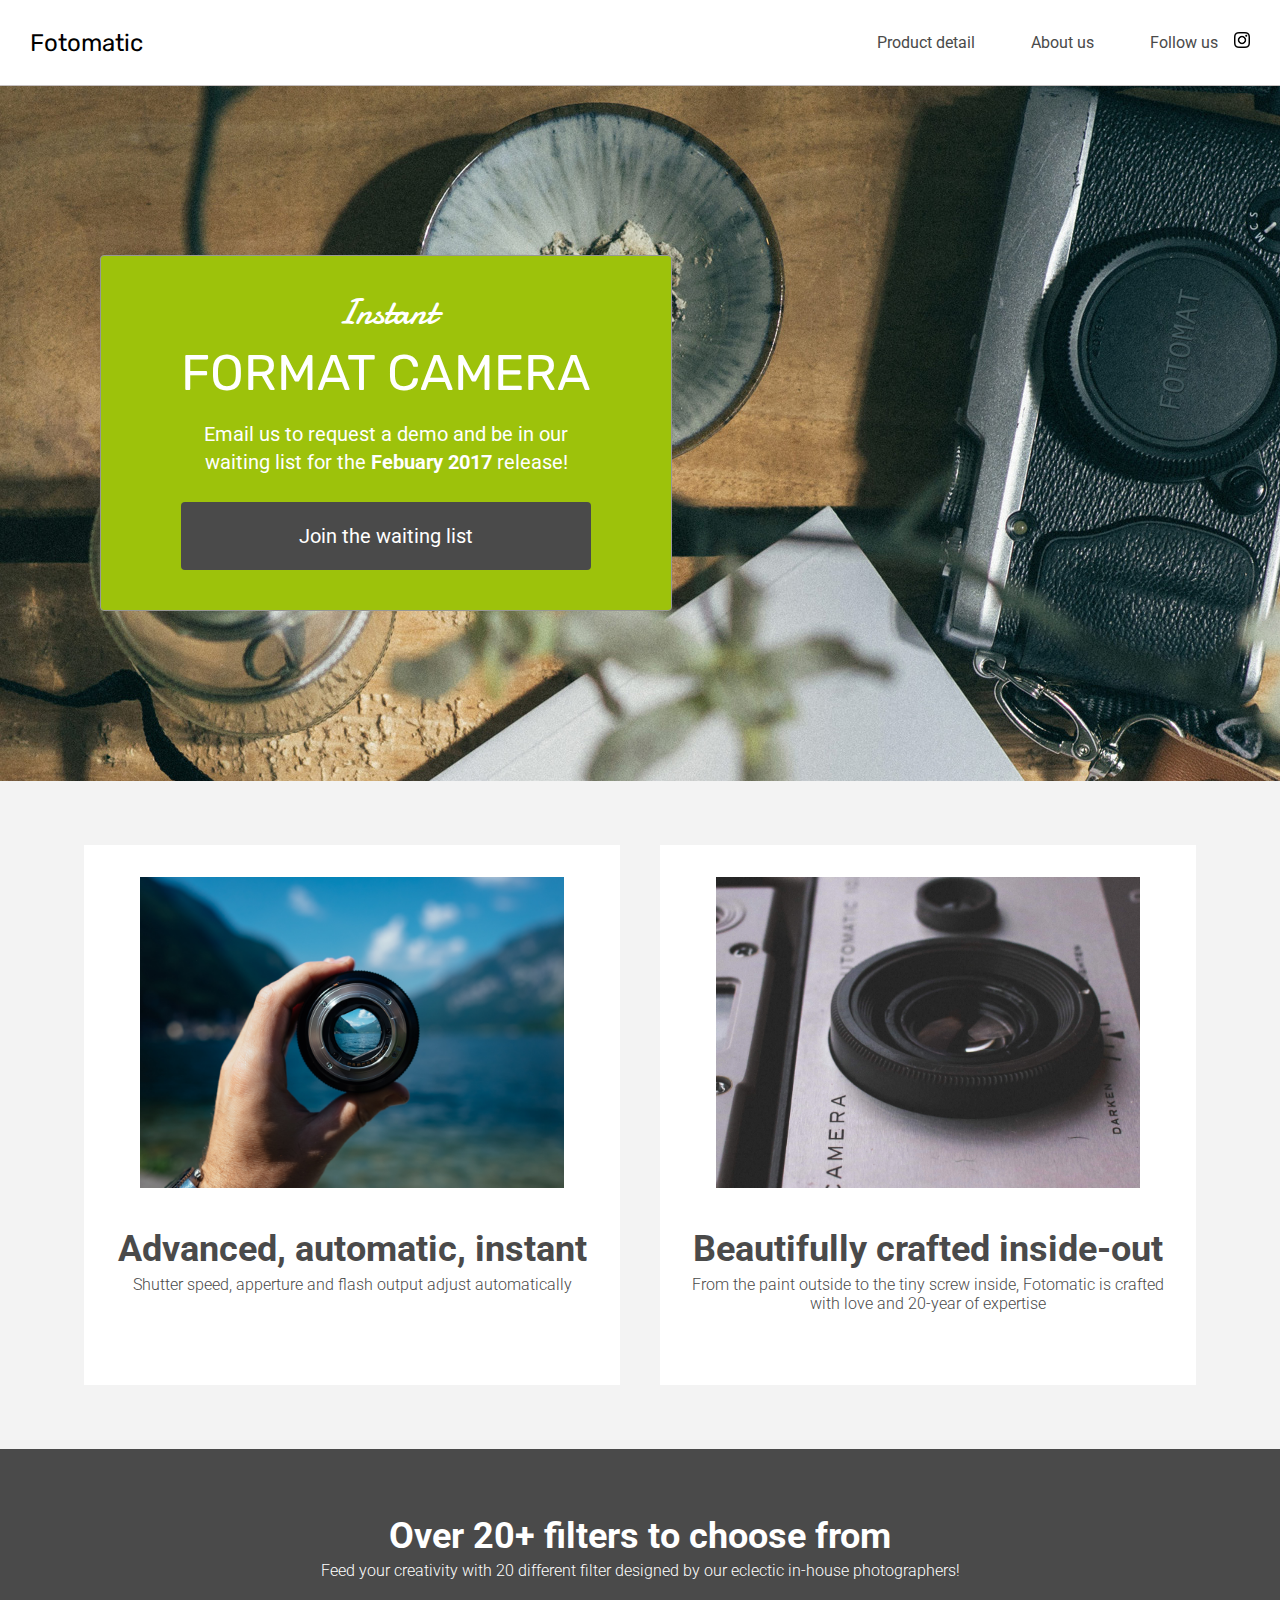
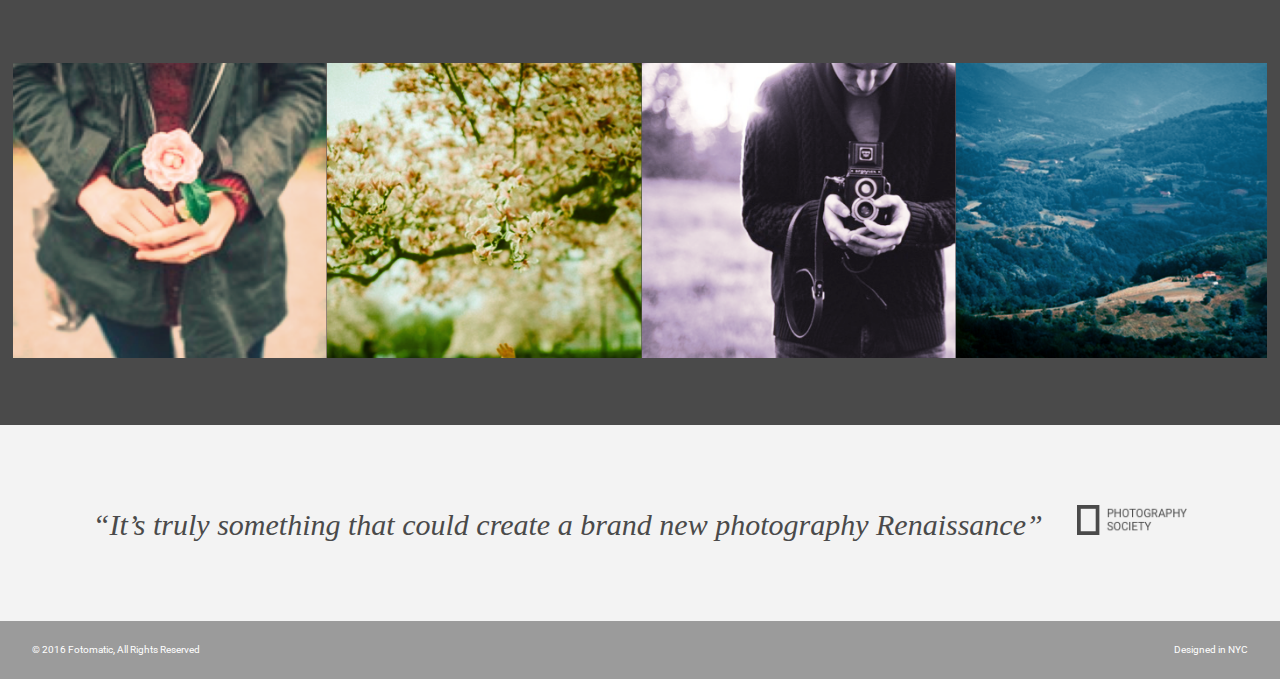
<file: codecademy projects/capstone_fotomatic/index.html>
<!DOCTYPE html>
<html>
<head>
  <link href="https://fonts.googleapis.com/css?family=Damion" rel="stylesheet">
  <link href="https://fonts.googleapis.com/css?family=Rubik" rel="stylesheet">
  <link href="https://fonts.googleapis.com/css?family=Roboto:300,400,600,700" rel="stylesheet">
  <link rel="stylesheet" href="./resources/css/reset.css">
  <link rel="stylesheet" href="./resources/css/style.css">
  <meta charset="UTF-8">
</head>
<body>
  <!-- Header -->
  <header>
    <div class="content">
      <a href="index.html" class="desktop tablet logo">Fotomatic</a>
      <nav class="desktop">
        <ul>
          <li><a href="#">Product detail</a></li>
          <li><a href="#">About us</a></li>
          <li><a href="https://www.instagram.com/">Follow us <img class="icon" src="./resources/images/instagram.png"></a></li>
        </ul>
      </nav>
      <nav class="tablet">
        <ul>
          <li><a href="#">Product detail</a></li>
          <li><a href="#">About us</a></li>
          <li><a href="https://www.instagram.com/">Follow us <img class="icon" src="./resources/images/instagram.png"></a></li>
          <li><a href="#" class="button">Join us</a></li>
        </ul>
      </nav>
      <nav class="mobile">
        <ul>
          <li><a href="#"><img src="./resources/images/ic-logo.svg"></a></li>
          <li><a href="#"><img src="./resources/images/ic-product-detail.svg"></a></li>
          <li><a href="#"><img src="./resources/images/ic-about-us.svg"></a></li>
          <li><a href="#" class="button">Join us</a></li>
        </ul>
      </nav>
    </div>
  </header>

  <!-- Main Content -->
  <div class="main-content">

    <!-- Sign Up Section -->
    <div id="sign-up-section" class="banner">
      <div id="sign-up-cta">
        <div class="content center">
          <div class="header">
            <h2 class="cursive">Instant</h2>
            <h1 class="striking">FORMAT CAMERA</h1>
          </div>
          <div class="email">
            <span>
              Email us to request a demo and be in our waiting list for the <strong>Febuary 2017</strong> release!
            </span>
            <div class="button">Join the waiting list</div>
          </div>
        </div>
      </div>
    </div>

    <!-- Features Section -->
    <div id="features-section">
      <div class="feature">
        <div class="center">
          <div class="image-container">
            <img src="./resources/images/feature-1.png" />
          </div>
          <div class="content">
            <h2>Advanced, automatic, instant</h2>
            <h3>Shutter speed, apperture and flash output adjust automatically</h3>
          </div>
        </div>
      </div>
      <div class="feature">
        <div class="center">
          <div class="image-container">
            <img src="./resources/images/feature-2.png" />
          </div>
          <div class="content">
            <h2>Beautifully crafted inside-out</h2>
            <h3>From the paint outside to the tiny screw inside, Fotomatic is crafted with love and 20-year of expertise</h3>
          </div>
        </div>
      </div>
    </div>

    <!-- Filters Section -->
    <div id="filters-section">
      <div class="content center">
        <h2>Over 20+ filters to choose from</h2>
        <h3>Feed your creativity with 20 different filter designed by our eclectic in-house photographers!</h3>
      </div>
      <div class="images-container">
        <div class="image-container">
          <img src="./resources/images/filter-1.png" />
        </div>
        <div class="image-container">
          <img src="./resources/images/filter-2.png" />
        </div>
        <div class="image-container">
          <img src="./resources/images/filter-3.png" />
        </div>
        <div class="image-container extra">
          <img src="./resources/images/filter-4.png" />
        </div>
      </div>
    </div>

    <!-- Quotes Section -->
    <div id="quotes-section">
      <div class="content center">
        <span class="quote">“It’s truly something that could create a brand new photography Renaissance”</span>
        <img class="quote-citation" src="./resources/images/photography-logo.png" />
      </div>
    </div>

    <!-- Footer -->
    <footer>
      <div class="content">
        <span class="copyright">© 2016  Fotomatic, All Rights Reserved</span>
        <span class="location">Designed in NYC</span>
      </div>
    </footer>

  </div>
</body>
</html>
</file>
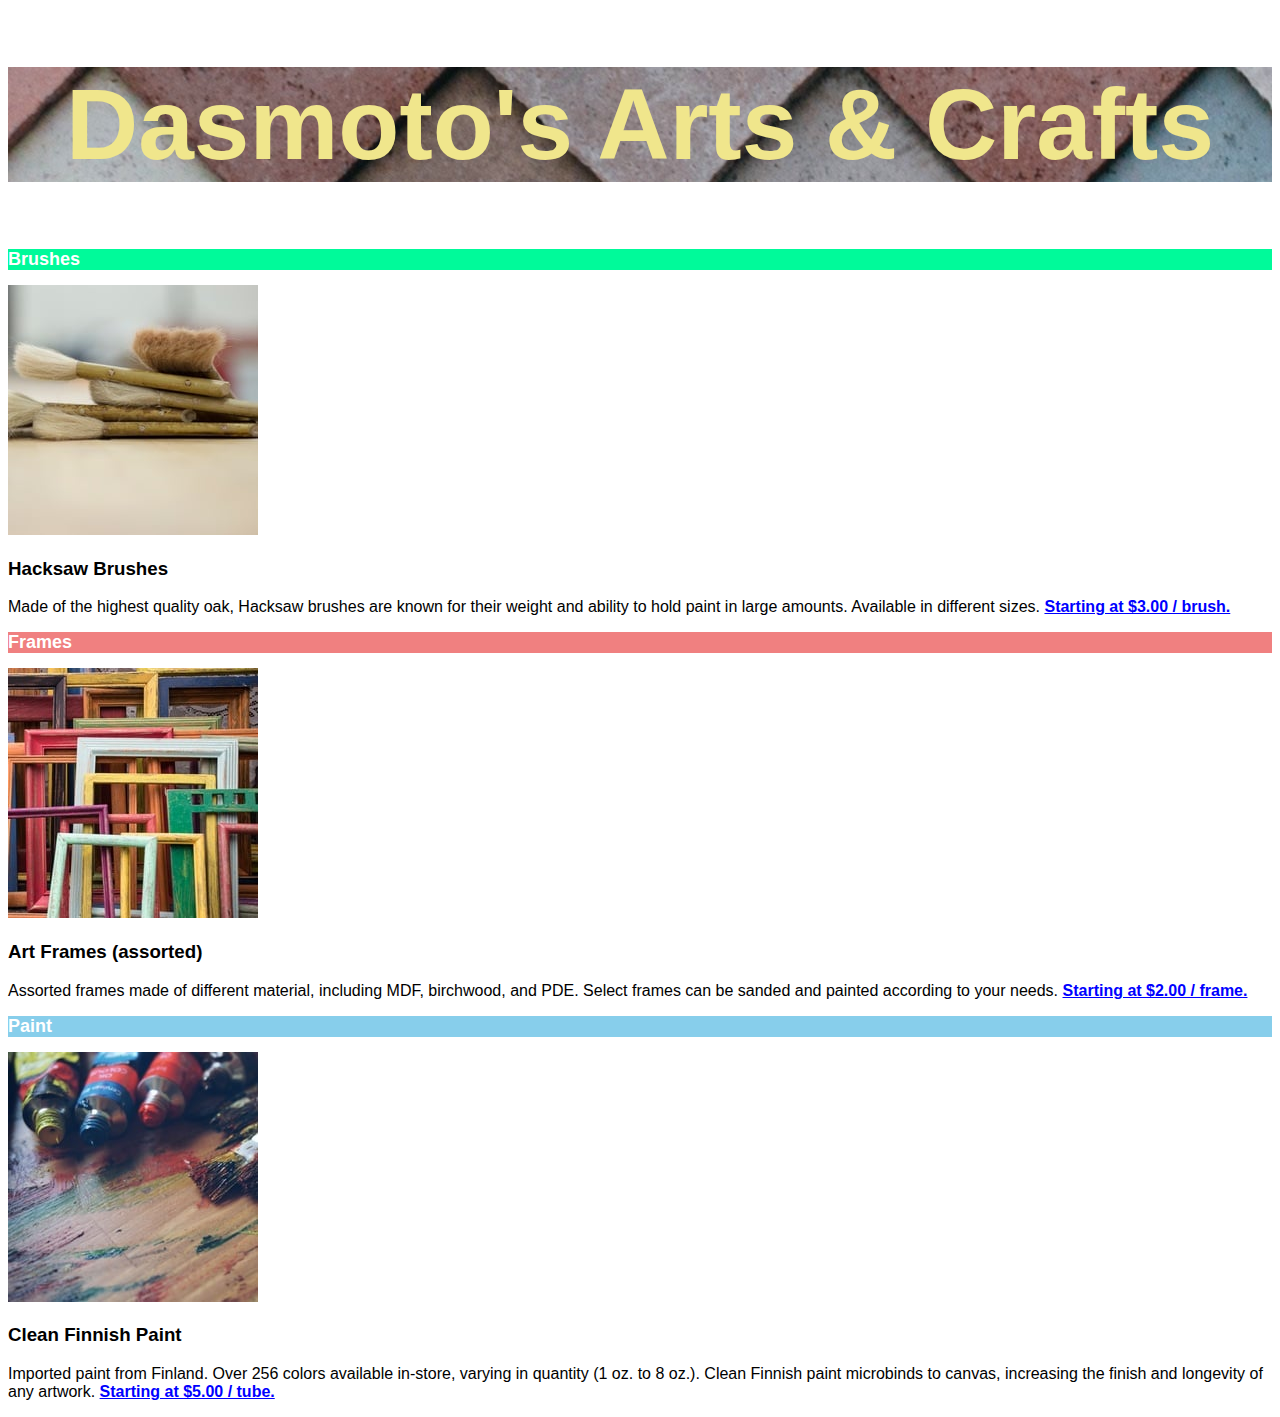
<file: codecademy projects/Dasmoto/index.html>
<!DOCTYPE html>
<html lang="en">
<head>
    <meta charset="UTF-8">
    <meta http-equiv="X-UA-Compatible" content="IE=edge">
    <meta name="viewport" content="width=device-width, initial-scale=1.0">
    <link href="./resources/css/index.css" type="text/css" rel="stylesheet">
    <title>Dasmoto's Arts & Crafts</title>
</head>
<body>
    <header>
        <h1>Dasmoto's Arts & Crafts</h1>
    </header>
    <div class="divider" id="brushes">
        <h2>Brushes</h2>
    </div>
    <img src="./resources/images/hacksaw.jpeg">
    <h3><strong>Hacksaw Brushes</strong></h3>
    <p>Made of the highest quality oak, Hacksaw brushes are known for their weight and ability to hold paint in large amounts. Available in different sizes. <a href="">Starting at $3.00 / brush.</a></p>
    <div class="divider" id="frames"><h2>Frames</h2></div>
    <img src="./resources/images/frames.jpeg">
    <h3><strong>Art Frames (assorted)</strong></h3>
    <p>Assorted frames made of different material, including MDF, birchwood, and PDE. Select frames can be sanded and painted according to your needs. <a href="">Starting at $2.00 / frame.</a></p>
    <div class="divider" id="paint"><h2>Paint</h2></div>
    <img src="./resources/images/finnish.jpeg">
    <h3><strong>Clean Finnish Paint</strong></h3>
    <p>Imported paint from Finland. Over 256 colors available in-store, varying in quantity (1 oz. to 8 oz.). Clean Finnish paint microbinds to canvas, increasing the finish and longevity of any artwork. <a href="">Starting at $5.00 / tube.</a></p>
</body>
</html>
</file>
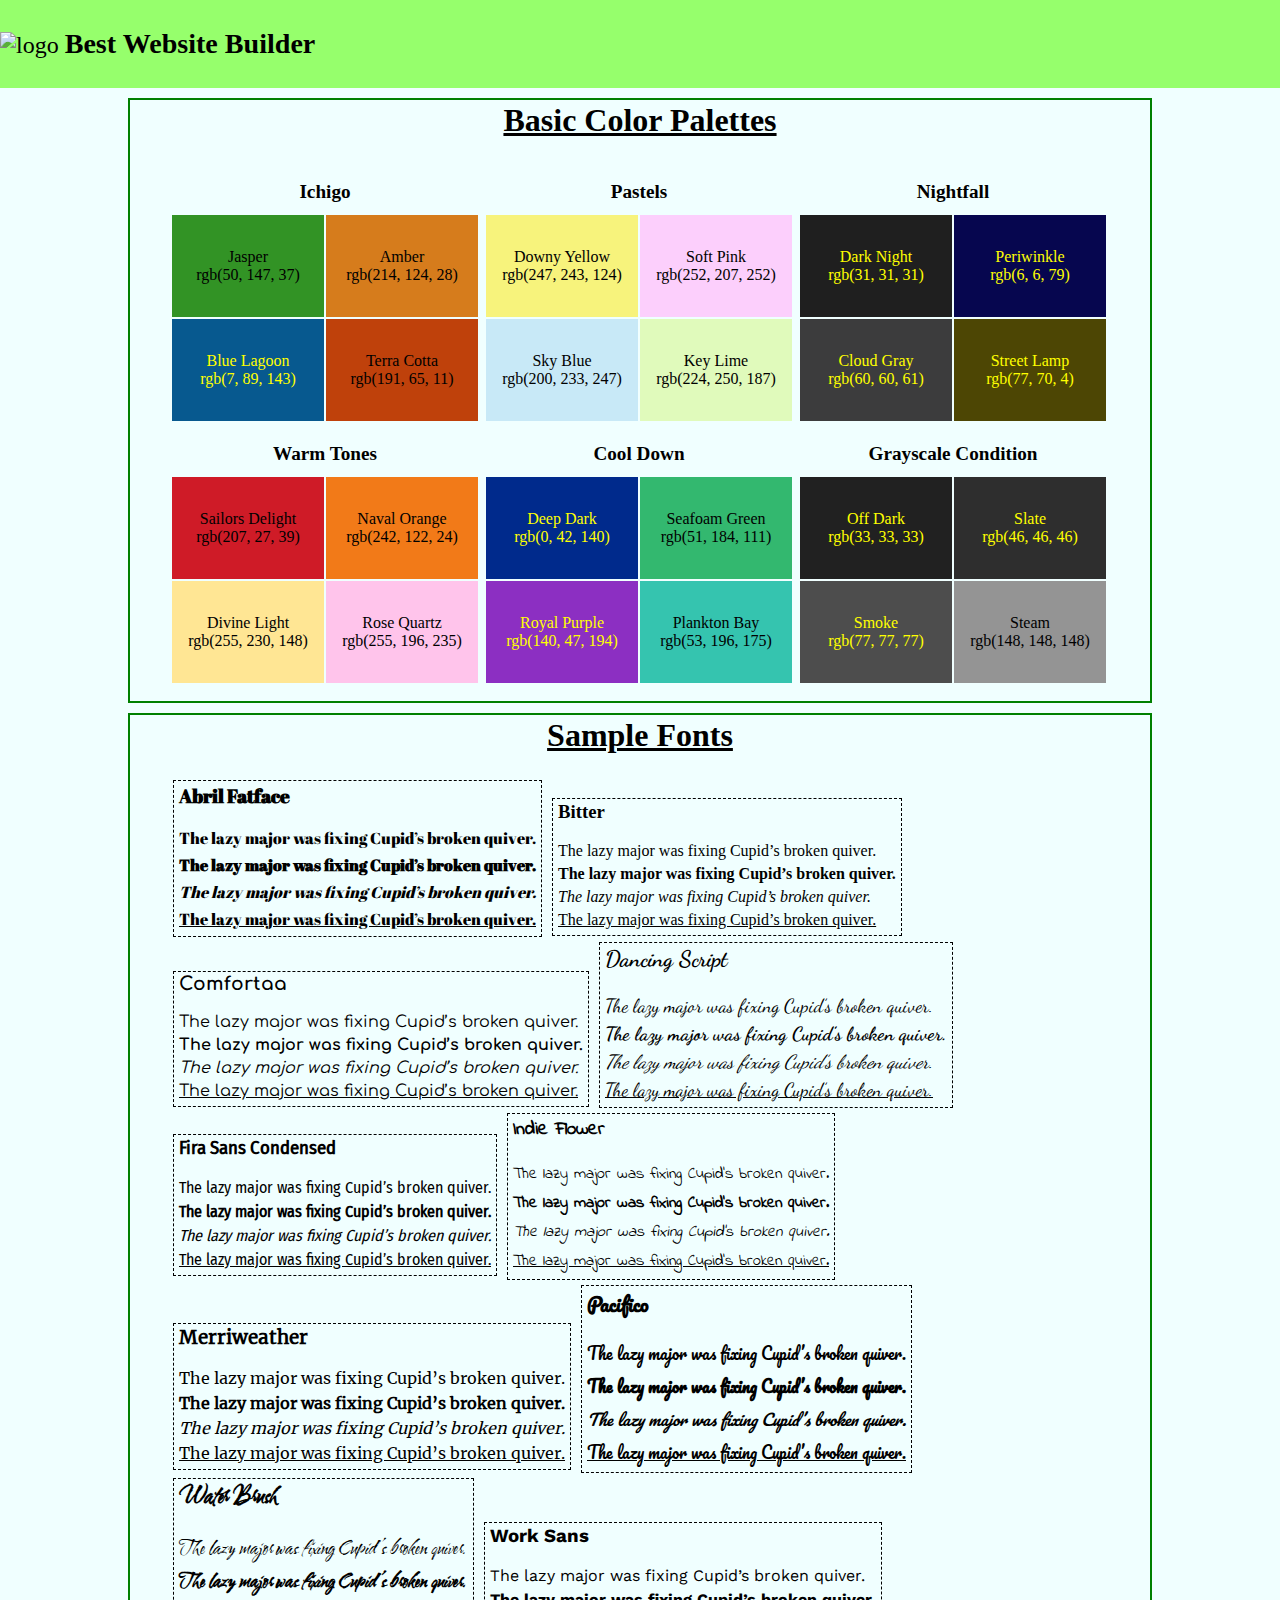
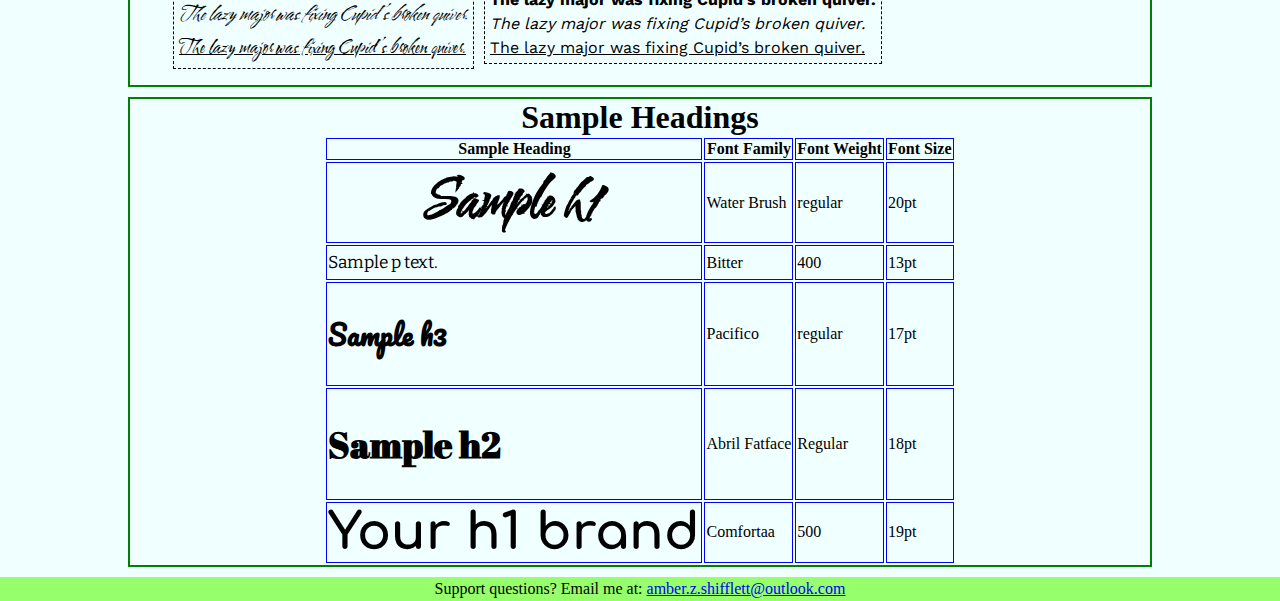
<file: codecademy projects/website-design-system/index.html>
<!DOCTYPE html>
<html lang="en">
<head>
    <meta charset="UTF-8">
    <meta http-equiv="X-UA-Compatible" content="IE=edge">
    <meta name="viewport" content="width=device-width, initial-scale=1.0">
    <link rel="stylesheet" href="styles.css">
    <title>Prototype Website Builder</title>
</head>
<body>
    <!--<nav> would go here-->
    <header>
        <div class="top-centered">
        
            <span class="logo">
                <img alt="logo">
            </span>
            <h3>Best Website Builder</h3>
        </div>
    </header>
    <main>
        <div class="color boxy">
            <h1>Basic Color Palettes</h1>
        <div class="colorspace">
            <ul>
                <li class="ichigo">
                    <h5>Ichigo</h5>
                    <table>
                        <tr>
                            <td id="jasper">Jasper<br>rgb(50, 147, 37)</td>
                            <td id="amber">Amber<br>rgb(214, 124, 28)</td>
                        </tr>
                        <tr>
                            <td id="bluelagoon">Blue Lagoon<br>rgb(7, 89, 143)</td>
                            <td id="terracotta">Terra Cotta<br>rgb(191, 65, 11)</td>
                        </tr>
                    </table>
                </li>
                <li class="pastels">
                    <h5>Pastels</h5>
                    <table>
                        <tr>
                            <td id="downyyellow">Downy Yellow<br>rgb(247, 243, 124)</td>
                            <td id="softpink">Soft Pink<br>rgb(252, 207, 252)</td>
                        </tr>
                        <tr>
                            <td id="skyblue">Sky Blue<br>rgb(200, 233, 247)</td>
                            <td id="keylime">Key Lime<br>rgb(224, 250, 187)</td>
                        </tr>
                    </table>
                </li>
                <li class="nightfall">
                    <h5>Nightfall</h5>
                    <table>
                        <tr>
                            <td id="darknight">Dark Night<br>rgb(31, 31, 31)</td>
                            <td id="periwinkle">Periwinkle<br>rgb(6, 6, 79)</td>
                        </tr>
                        <tr>
                            <td id="cloudgray">Cloud Gray<br>rgb(60, 60, 61)</td>
                            <td id="streetlamp">Street Lamp<br>rgb(77, 70, 4)</td>
                        </tr>
                    </table>
                </li>
                <li class="warmtones">
                    <h5>Warm Tones</h5>
                    <table>
                        <tr>
                            <td id="sailorsdelight">Sailors Delight<br>rgb(207, 27, 39)</td>
                            <td id="navalorange">Naval Orange<br>rgb(242, 122, 24)</td>
                        </tr>
                        <tr>
                            <td id="divinelight">Divine Light<br>rgb(255, 230, 148)</td>
                            <td id="rosequartz">Rose Quartz<br>rgb(255, 196, 235)</td>
                        </tr>
                    </table>
                </li>
                <li class="cooldown">
                    <h5>Cool Down</h5>
                    <table>
                        <tr>
                            <td id="deepdark">Deep Dark<br>rgb(0, 42, 140)</td>
                            <td id="seafoamgreen">Seafoam Green<br>rgb(51, 184, 111)</td>
                        </tr>
                        <tr>
                            <td id="royalpurple">Royal Purple<br>rgb(140, 47, 194)</td>
                            <td id="planktonbay">Plankton Bay<br>rgb(53, 196, 175)</td>
                        </tr>
                    </table>
                </li>
                <li class="grayscalecondition">
                    <h5>Grayscale Condition</h5>
                    <table>
                        <tr>
                            <td id="offdark">Off Dark<br>rgb(33, 33, 33)</td>
                            <td id="slate">Slate<br>rgb(46, 46, 46)</td>
                        </tr>
                        <tr>
                            <td id="smoke">Smoke<br>rgb(77, 77, 77)</td>
                            <td id="steam">Steam<br>rgb(148, 148, 148)</td>
                        </tr>
                    </table>
                </li>
            <!-- color pallete template
            <li class="##">
                <h5>##</h5>
                <table>
                    <tr>
                        <td id="##">##<br>rgb()</td>
                        <td id="##">##<br>rgb()</td>
                    </tr>
                    <tr>
                        <td id="##">##<br>rgb()</td>
                        <td id="##">##<br>rgb()</td>
                    </tr>
                </table>
            </li>
            -->
            </ul>
        </div>
        </div>
        <div class="fonts boxy">
            <h1>Sample Fonts</h1>
            <ul>
                <li class="fontbox abrilfatface">
                    <h3>Abril Fatface</h3>
                    <p>The lazy major was fixing Cupid’s broken quiver.</p>
                    <p><strong>The lazy major was fixing Cupid’s broken quiver.</strong></p>
                    <p><em>The lazy major was fixing Cupid’s broken quiver.</em></p>
                    <p class="underline">The lazy major was fixing Cupid’s broken quiver.</p>
                </li>
                <li class="fontbox bitter">
                    <h3>Bitter</h3>
                    <p>The lazy major was fixing Cupid’s broken quiver.</p>
                    <p><strong>The lazy major was fixing Cupid’s broken quiver.</strong></p>
                    <p><em>The lazy major was fixing Cupid’s broken quiver.</em></p>
                    <p class="underline">The lazy major was fixing Cupid’s broken quiver.</p>
                </li>
                <li class="fontbox comfortaa">
                    <h3>Comfortaa</h3>
                    <p>The lazy major was fixing Cupid’s broken quiver.</p>
                    <p><strong>The lazy major was fixing Cupid’s broken quiver.</strong></p>
                    <p><em>The lazy major was fixing Cupid’s broken quiver.</em></p>
                    <p class="underline">The lazy major was fixing Cupid’s broken quiver.</p>
                </li>
                <li class="fontbox dancingscript">
                    <h3>Dancing Script</h3>
                    <p>The lazy major was fixing Cupid’s broken quiver.</p>
                    <p><strong>The lazy major was fixing Cupid’s broken quiver.</strong></p>
                    <p><em>The lazy major was fixing Cupid’s broken quiver.</em></p>
                    <p class="underline">The lazy major was fixing Cupid’s broken quiver.</p>
                </li>
                <li class="fontbox firasanscondensed">
                    <h3>Fira Sans Condensed</h3>
                    <p>The lazy major was fixing Cupid’s broken quiver.</p>
                    <p><strong>The lazy major was fixing Cupid’s broken quiver.</strong></p>
                    <p><em>The lazy major was fixing Cupid’s broken quiver.</em></p>
                    <p class="underline">The lazy major was fixing Cupid’s broken quiver.</p>
                </li>
                <li class="fontbox indieflower">
                    <h3>Indie Flower</h3>
                    <p>The lazy major was fixing Cupid’s broken quiver.</p>
                    <p><strong>The lazy major was fixing Cupid’s broken quiver.</strong></p>
                    <p><em>The lazy major was fixing Cupid’s broken quiver.</em></p>
                    <p class="underline">The lazy major was fixing Cupid’s broken quiver.</p>
                </li>
                <li class="fontbox merriweather">
                    <h3>Merriweather</h3>
                    <p>The lazy major was fixing Cupid’s broken quiver.</p>
                    <p><strong>The lazy major was fixing Cupid’s broken quiver.</strong></p>
                    <p><em>The lazy major was fixing Cupid’s broken quiver.</em></p>
                    <p class="underline">The lazy major was fixing Cupid’s broken quiver.</p>
                </li>
                <li class="fontbox pacifico">
                    <h3>Pacifico</h3>
                    <p>The lazy major was fixing Cupid’s broken quiver.</p>
                    <p><strong>The lazy major was fixing Cupid’s broken quiver.</strong></p>
                    <p><em>The lazy major was fixing Cupid’s broken quiver.</em></p>
                    <p class="underline">The lazy major was fixing Cupid’s broken quiver.</p>
                </li>
                <li class="fontbox waterbrush">
                    <h3>Water Brush</h3>
                    <p>The lazy major was fixing Cupid’s broken quiver.</p>
                    <p><strong>The lazy major was fixing Cupid’s broken quiver.</strong></p>
                    <p><em>The lazy major was fixing Cupid’s broken quiver.</em></p>
                    <p class="underline">The lazy major was fixing Cupid’s broken quiver.</p>
                </li>
                <li class="fontbox worksans">
                    <h3>Work Sans</h3>
                    <p>The lazy major was fixing Cupid’s broken quiver.</p>
                    <p><strong>The lazy major was fixing Cupid’s broken quiver.</strong></p>
                    <p><em>The lazy major was fixing Cupid’s broken quiver.</em></p>
                    <p class="underline">The lazy major was fixing Cupid’s broken quiver.</p>
                </li>
            </ul>
        </div>
        <div class="sampleheadings boxy">
            <h1>Sample Headings</h1>
            <table>
                <thead><tr><th>Sample Heading</th><th>Font Family</th><th>Font Weight</th><th>Font Size</th></tr></thead>
                <tr><td style="font-weight: regular; font-family: 'water brush'; font-size: 20pt;"><h1>Sample h1</h1></td><td>Water Brush</td><td>regular</td><td>20pt</td></tr>
                <tr><td style="font-family: Bitter; font-weight: 400; font-size: 13pt;"><p>Sample p text.</p></td><td>Bitter</td><td>400</td><td>13pt</td></tr>
                <tr><td style="font-family: Pacifico; font-weight: regular; font-size: 17pt;"><h3>Sample h3</h3></td><td>Pacifico</td><td>regular</td><td>17pt</td></tr>
                <tr><td style="font-family: 'Abril Fatface'; font-weight: regular; font-size: 18pt;"><h2>Sample h2</h2></td><td>Abril Fatface</td><td>Regular</td><td>18pt</td></tr>
                <tr><td style="font-family: comfortaa; font-weight: 500; font-size: 19pt;"><h1>Your h1 brand</h1></td><td>Comfortaa</td><td>500</td><td>19pt</td></tr>
            </table>
        </div>
    </main>

    <footer><p>Support questions? Email me at: <a href="mailto:amber.z.shifflett@outlook.com">amber.z.shifflett@outlook.com</a></p></footer>
</body>
</html>
</file>
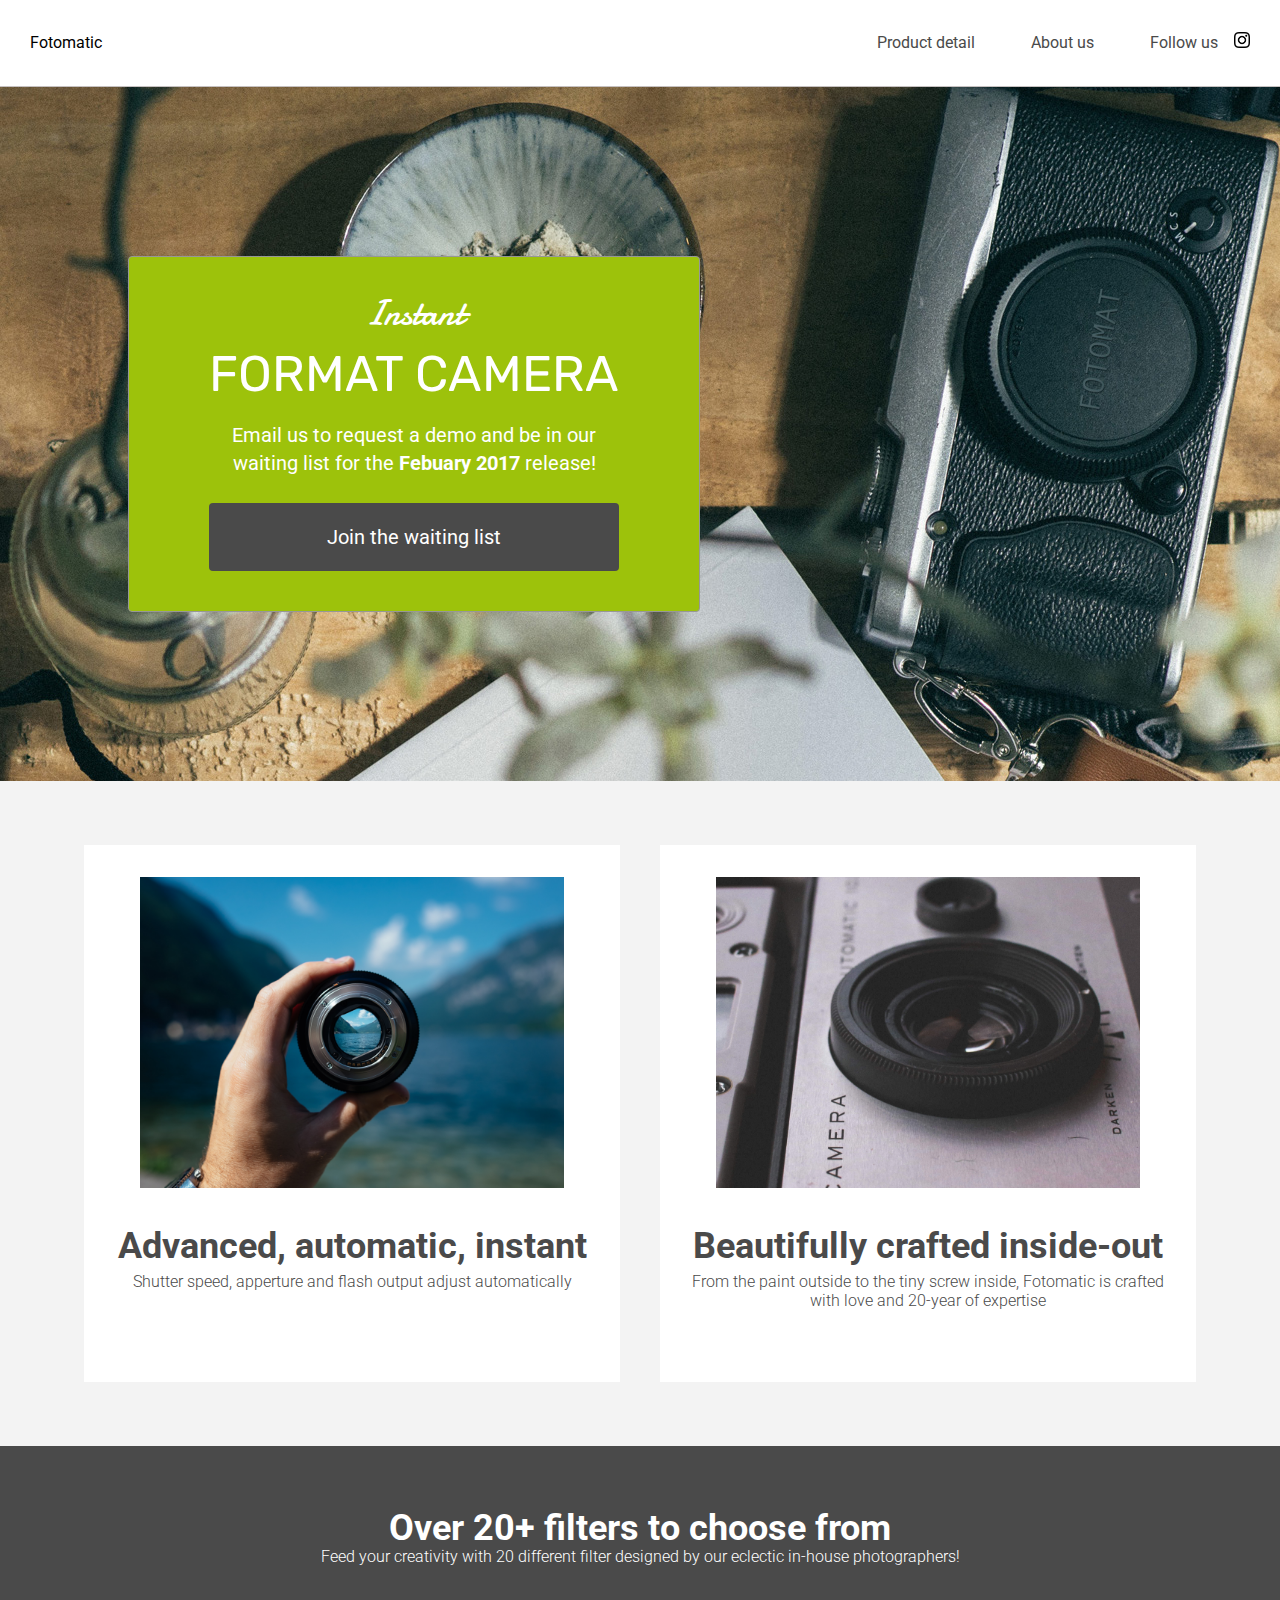
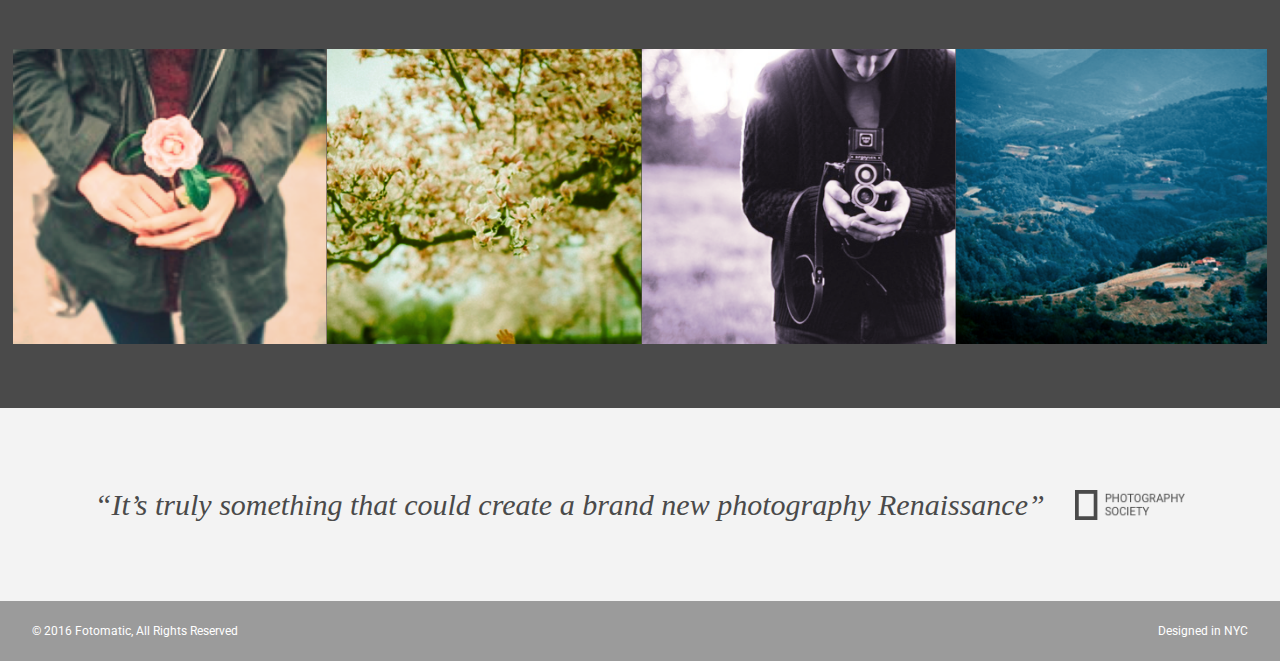
<file: codecademy projects/F1C1_sample_solution_2019/F1C1_solution/index.html>
<!DOCTYPE html>
<html>
<head>
  <link href="https://fonts.googleapis.com/css?family=Damion" rel="stylesheet">
  <link href="https://fonts.googleapis.com/css?family=Rubik" rel="stylesheet">
  <link href="https://fonts.googleapis.com/css?family=Roboto:300,400,600,700" rel="stylesheet">
  <link rel="stylesheet" href="./resources/css/reset.css">
  <link rel="stylesheet" href="./resources/css/style.css">
  <title>Fotomatic</title>
</head>
<body>
  <!-- Header -->
  <header>
    <div class="content">
      <a href="index.html" class="desktop logo">Fotomatic</a>
      <nav class="desktop">
        <ul>
          <li><a href="#">Product detail</a></li>
          <li><a href="#">About us</a></li>
          <li><a href="https://www.instagram.com/" target="_blank">Follow us <img class="icon" src="./resources/images/instagram.png"></a></li>
          <li><a href="#" class="button">Join us</a></li>
        </ul>
      </nav>
      <nav class="mobile">
        <ul>
          <li><a href="#"><img src="./resources/images/ic-logo.svg"></a></li>
          <li><a href="#"><img src="./resources/images/ic-product-detail.svg"></a></li>
          <li><a href="#"><img src="./resources/images/ic-about-us.svg"></a></li>
          <li><a href="#" class="button">Join us</a></li>
        </ul>
      </nav>
    </div>
  </header>

  <!-- Main Content -->
  <div class="main-content">

    <!-- Sign Up Section -->
    <div id="sign-up-section" class="banner">
      <div id="sign-up-cta">
        <div class="content center">
          <div class="header">
            <h2 class="cursive">Instant</h2>
            <h1 class="striking">FORMAT CAMERA</h1>
          </div>
          <div class="email">
            <span>
              Email us to request a demo and be in our waiting list for the <strong>Febuary 2017</strong> release!
            </span>
            <div class="button">Join the waiting list</div>
          </div>
        </div>
      </div>
    </div>

    <!-- Features Section -->
    <div id="features-section">
      <div class="feature">
        <div class="center">
          <div class="image-container">
            <img src="./resources/images/feature-1.png" />
          </div>
          <div class="content">
            <h2>Advanced, automatic, instant</h2>
            <h3>Shutter speed, apperture and flash output adjust automatically</h3>
          </div>
        </div>
      </div>
      <div class="feature">
        <div class="center">
          <div class="image-container">
            <img src="./resources/images/feature-2.png" />
          </div>
          <div class="content">
            <h2>Beautifully crafted inside-out</h2>
            <h3>From the paint outside to the tiny screw inside, Fotomatic is crafted with love and 20-year of expertise</h3>
          </div>
        </div>
      </div>
    </div>

    <!-- Filters Section -->
    <div id="filters-section">
      <div class="content center">
        <h2>Over 20+ filters to choose from</h2>
        <h3>Feed your creativity with 20 different filter designed by our eclectic in-house photographers!</h3>
      </div>
      <div class="images-container">
        <div class="image-container">
          <img src="./resources/images/filter-1.png" />
        </div>
        <div class="image-container">
          <img src="./resources/images/filter-2.png" />
        </div>
        <div class="image-container">
          <img src="./resources/images/filter-3.png" />
        </div>
        <div class="image-container extra">
          <img src="./resources/images/filter-4.png" />
        </div>
      </div>
    </div>

    <!-- Quotes Section -->
    <div id="quotes-section">
      <div class="content center">
        <span class="quote">“It’s truly something that could create a brand new photography Renaissance”</span>
        <img class="quote-citation" src="./resources/images/photography-logo.png" />
      </div>
    </div>

    <!-- Footer -->
    <footer>
      <div class="content">
        <span class="copyright">© 2016  Fotomatic, All Rights Reserved</span>
        <span class="location">Designed in NYC</span>
      </div>
    </footer>

  </div>
</body>
</html>
</file>
<file: codecademy projects/capstone_fotomatic/resources/css/style.css>
/* Universal Styles */

html {
  font-family: "Roboto", sans-serif;
  font-size: 16px;
}

.main-content {
  position: relative;
  top: 5.3125rem; /* To offset for fixed header. */
}

.center {
  text-align: center;
}

.button {
  border-radius: 4px;
  background-color: #4a4a4a;
  color: white;
}

.image-container {
  overflow: hidden;
}

.image-container img {
  display: inline-block;
  max-width: 100%;
  max-height: 100%;
}

@media only screen and (max-width: 760px) {
  .main-content {
    top: 2.5625rem;
  }
}

/* Header */

header {
  position: fixed;
  z-index: 7;
  width: 100%;
  border-bottom: solid 1px #c6c1c1;
  background-color: white;
  height: 85px;
}

header .content {
  display: flex;
  align-items: center;
  padding: 1.875rem;
}

header .logo {
  flex: 1;
  font-family: 'Rubik';
  font-size: 1.5rem;
}

header nav ul {
  display: flex;
}

nav li {
  padding-left: 3.5rem;
}

nav a {
  vertical-align: bottom;
  line-height: 1.6;
  font-size: 1rem;
  color: #4a4a4a;
}

header .icon {
  width: 1rem;
  padding-left: .75rem;
}

header .mobile {
  display: none;
}

header .tablet {
  display: none;
}

header .logo {
  display: block;
}

@media only screen and (max-width: 980px) {
  header .desktop {
    display: none;
  }

  header .tablet {
    display: block;
  }

  header .button {
    padding: .1875rem .5rem;
    background-color: #9dc20b;
    line-height: 1.6;
    color: white;
  }
}

@media only screen and (max-width: 744px) {
  header .tablet {
    display: none;
  }

  header .mobile {
    display: block;
    width: 100%;
    margin: 0;
  }

  header {
    height: 48px;
  }

  header .content {
    padding: .5rem 0;
  }

  header .mobile ul {
    display: flex;
    justify-content: space-around;
    align-items: center;
    width: 100%;
  }

  header .mobile li {
    padding: 0;
  }

  header .mobile .button {
    padding: .1875rem .5rem;
    background-color: #9dc20b;
    line-height: 1.6;
    color: white;
  }
}

/* Sign Up Section */

#sign-up-section {
  display: flex;
  justify-content: flex-start;
  align-items: flex-start;
  height: 43.5rem;
  background-image: url("../images/banner-landingpage.jpg");
}

#sign-up-cta {
  padding: 0 5rem 2.5rem 5rem;
  border: solid 1px #979797;
  border-radius: 4px;
  background-color: #9dc20b;
  margin: 170px auto 170px 100px;
}

#sign-up-cta .content {
  width: 25.625rem;
  margin-top: 2rem;
  font-family: "Roboto", sans-serif;
  font-size: 1.25rem;
  line-height: 1.4;
  color: white;
}

#sign-up-cta h1 {
  font-size: 3.125rem;
}

#sign-up-cta h2 {
  font-size: 2.25rem;
}

#sign-up-cta span strong {
  font-weight: bold;
}

#sign-up-cta .cursive {
  font-family: "Damion", cursive;
}

#sign-up-cta .striking {
  font-family: "Rubik", sans-serif;
  padding-bottom: .75rem;
}

#sign-up-cta .button {
  margin-top: 1.625rem;
  padding: 1.25rem 7.25rem;
}

@media only screen and (max-width: 980px) {
  #sign-up-section {
    align-items: center;
    justify-content: center;
    height: 28rem;
  }

  #sign-up-cta {
    position: static;
    width: auto;
    height: auto;
    background-color: transparent;
    border: none;
  }

  #sign-up-cta .content {
    margin-top: 0;
  }

  #sign-up-cta .email {
    display: none;
  }

  #sign-up-cta h1 {
    font-size: 3.125rem;
  }

  #sign-up-cta h2 {
    font-size: 2.25rem;
  }
}

@media only screen and (max-width: 744px) {
  #sign-up-section {
    height: 20rem;
  }

  #sign-up-cta h1 {
    font-size: 2.25rem;
  }

  #sign-up-cta h2 {
    font-size: 2rem;
  }
}

/* Features Section */

#features-section {
  display: flex;
  justify-content: space-between;
  padding: 4rem 5%;
  background-color: #f3f3f3;
}

.feature {
  flex: 1;
  padding: 2rem;
  margin: 0px 1.25rem;
  background-color: white;
}

.feature .image-container {
  width: 90%;
  height: 65%;
  margin: 0 auto;
}

.feature h2 {
  padding-bottom: .5rem;
  font-size: 2.25rem;
  font-weight: bold;
  color: #4a4a4a;
  margin-top: 40px;
}

.feature h3 {
  font-size: 1rem;
  line-height: 1.2;
  font-weight: 300;
  color: #4a4a4a;
  margin-bottom: 40px;
}

@media only screen and (max-width: 980px) {
  #features-section {
    justify-content: space-around;
    padding: 1rem 1%;
  }

  .feature {
    padding: 1rem;
    margin: 0 0.5rem;
  }

  .feature h2 {
    font-size: 1.125rem;
    line-height: 1.3;
    font-weight: normal;
  }

  .feature h3 {
    font-size: .875rem;
    line-height: 1.4;
  }

  .feature .image-container {
    width: auto;
    height: auto;
    margin: 0 auto;
    object-fit: fill;
  }
}

@media only screen and (max-width: 744px) {
  #features-section {
    flex-flow: column;
    padding: 0;
  }

  .feature {
    margin: 0;
    padding: 1rem;
  }

  .feature .image-container {
    width: 100%;
    height: 100%;
    margin: 0;
  }
}

/* Filters Section */

#filters-section {
  padding: 4rem 0;
  background-color: #4a4a4a;
}

#filters-section .content {
  padding: 0 .625rem;
  margin-bottom: 5rem;
}

#filters-section .content h2 {
  font-size: 2.25rem;
  line-height: 1.3;
  font-weight: bold;
  color: white;
}

#filters-section .content h3 {
  font-size: 1rem;
  line-height: 1.4;
  font-weight: 300;
  color: white;
}

#filters-section .images-container {
  max-width: 100%;
  padding: 0 1%;
  display: flex;
}

@media only screen and (max-width: 744px) {
  #filters-section {
    padding: 1.5rem 0 0 0;
  }

  #filters-section .content {
    margin-bottom: 1rem;
  }

  #filters-section .content h2 {
    padding-bottom: .625rem;
    font-size: 1.125rem;
    line-height: 1.3;
    font-weight: normal;
  }

  #filters-section .content h3 {
    font-size: .875rem;
    line-height: 1.4;
  }

  #filters-section .images-container {
    padding: 0;
  }

  #filters-section .extra {
    display: none;
  }
}

/* Quotes Section */

#quotes-section {
  background-color: #f3f3f3;
}

#quotes-section .content {
  padding: 5rem 0;
}

#quotes-section .quote {
  display: inline-block;
  padding-right: 1.875rem;
  font-family: "Palatino", serif;
  font-size: 1.875rem;
  line-height: 1.1;
  font-style: italic;
  color: #4a4a4a;
}

#quotes-section .quote-citation {
  display: inline-block;
  height: 1.875rem;
}

@media only screen and (max-width: 980px) {
  #quotes-section .content {
    padding: 2rem 0;
    display: flex;
    flex-flow: row nowrap;
  }

  #quotes-section .quote {
    text-align: left;
    padding-right: 0;
  }
  
}

@media only screen and (max-width: 744px) {
  #quotes-section .content {
    padding: 1.875rem .625rem;
    flex-direction: column;
  }

  #quotes-section .quote {
    font-size: 1.5rem;
    line-height: 1.4;
    padding-right: 0;
    padding-bottom: 1rem;
    text-align: center;
  }

  #quotes-section .quote-citation {
    display: block;
    padding-top: 1rem;
    margin: 0 auto;
  }
}

/* Footer */

footer {
  background-color: #9b9b9b;
  padding: 1.5rem 2rem;
}

footer .content {
  color: white;
  display: flex;
  font-size: .75rem;
}

footer .copyright {
  flex-grow: 1;
}

@media only screen and (min-width: 744px) {
  footer .content {
    font-size: .625rem;
  }
}
</file>
<file: codecademy projects/Dasmoto/resources/css/index.css>
* {
    font-family: Arial, Helvetica, sans-serif;
}

header {
    background-image: url("../images/pattern.jpeg");
    padding: 0, auto;
}

header h1 {
    font-family: Arial, Helvetica, sans-serif;
    font-size: 100px;
    font-weight: bold;
    color: khaki;
    text-align:  center;
}

a {
    font-family: Arial, Helvetica, sans-serif;
    font-weight: bold;
    color: blue;
}

.divider {
    font-family: Arial, Helvetica, sans-serif;
    font-size: 12px;
    font-weight: bold;
    color: white;
}

#brushes {
    background-color: mediumspringgreen;
}

#frames {
    background-color: lightcoral;
}

#paint {
    background-color: skyblue;
}
</file>
<file: codecademy projects/website-design-system/styles.css>
/* Font Declarations */
@font-face {
    font-family: "Abril Fatface";
    src: url("fonts/Abril_Fatface/AbrilFatface-Regular.ttf") format("truetype");
}

@font-face {
    font-family: "Bitter";
    src: url("fonts/Bitter/Bitter-VariableFont_wght.ttf") format("truetype");
}

@font-face {
    font-family: "Bitter";
    src: url("fonts/Bitter/Bitter-Italic-VariableFont_wght.ttf") format("truetype");
    font-style: italic;
}

@font-face {
    font-family: "Comfortaa";
    src: url("fonts/Comfortaa/Comfortaa-VariableFont_wght.ttf") format("truetype");
}

@font-face {
    font-family: "Dancing Script";
    src: url("fonts/Dancing_Script/DancingScript-VariableFont_wght.ttf") format("truetype");
}

@font-face {
    font-family: "Fira Sans Condensed";
    src: url("fonts/Fira_Sans_Condensed/FiraSansCondensed-Regular.ttf") format("truetype");
}

@font-face {
    font-family: "Indie Flower";
    src: url("fonts/Indie_Flower/IndieFlower-Regular.ttf") format("truetype");
}

@font-face {
    font-family: "Merriweather";
    src: url("fonts/Merriweather/Merriweather-Regular.ttf") format("truetype");
}

@font-face {
    font-family: "Pacifico";
    src: url("fonts/Pacifico/Pacifico-Regular.ttf") format("truetype");
}

@font-face {
    font-family: "Water Brush";
    src: url("fonts/Water_Brush/WaterBrush-Regular.ttf") format("truetype");
}

@font-face {
    font-family: "Work Sans";
    src: url("fonts/Work_Sans/WorkSans-VariableFont_wght.ttf") format("truetype");
}

html { /*Global overrides*/
    background-color: azure;
}

body {
    margin: 0px;
}

header {
    background-color: #96ff6c;
    margin: 0px;
    margin-bottom: 10px;
    font-size: 18pt;
}

.top-centered {
    width: auto;
    margin: auto;
}

.top-centered * {
    display: inline-block;
    width: auto;
    margin: 5px, auto;
    text-align: center;
}



.logo {
    display: inline-block;
}

main {
    margin: 0px 10%;
}

p {
    margin: 5px auto;
}

.boxy {
    border: 2px solid green;
    margin-bottom: 10px;
}

.boxy h1 {
    margin-top: 2px;
    text-decoration: underline;
    text-align: center;
}

.colorspace li {
    display: inline-block;
    text-align: center;    
}

.colorspace td {
    
    height: 100px;
    width: 150px;
}

.colorspace h5 {
    font-size: 1.2rem;
    margin-bottom: 10px;
    margin-top: 20px;
    text-align: center;
}

.colorspace .nightfall td, #deepdark, #royalpurple, #bluelagoon, #offdark, #slate, #smoke {
    color: yellow;
}

.underline {
    text-decoration: underline;
}

/*  .fonts ul {
    width: auto;
    margin: auto;
}  */


.fontbox {
    display: inline-block;
    border: 1px dashed black;
    padding: 1px 5px;
    margin: 5px 3px 0px 3px;
}

.fontbox h3{
    margin-top: 1px;
}


.abrilfatface{
    font-family: "Abril Fatface", serif;
}

.bitter{
    font-family: "Bitter, serif";
}

.comfortaa{
    font-family: "Comfortaa", sans-serif;
}

.dancingscript {
    font-family: "Dancing Script", cursive;
    font-size: larger;
    letter-spacing: larger;
}

.firasanscondensed{
    font-family: "Fira Sans Condensed", sans-serif;
}

.indieflower{ font-family: "Indie Flower", monospace;}

.merriweather{
    font-family: "Merriweather", serif;
}

.pacifico{
    font-family: "Pacifico", monospace;
    letter-spacing: larger;
}

.waterbrush{
    font-family: "Water Brush", monospace;
    font-size: larger;
    letter-spacing: larger;
}

.worksans{
    font-family: "Work Sans", sans-serif;
}

.sampleheadings table{
    width: auto;
    margin: auto;
}

.sampleheadings h1 {
    text-decoration: none;
    margin: 0;
}

.sampleheadings table th, .sampleheadings table td {
    border: 1px solid blue;
}

#jasper {background-color: rgb(50, 147, 37);}

#amber {background-color: rgb(214, 124, 28);}

#bluelagoon{background-color: rgb(7, 89, 143);}

#terracotta{background-color: rgb(191, 65, 11);}

#downyyellow{background-color: rgb(247, 243, 124);}

#softpink{background-color: rgb(252, 207, 252);}

#skyblue{background-color: rgb(200, 233, 247);}

#keylime{background-color: rgb(224, 250, 187);}

#darknight{background-color: rgb(31, 31, 31);}

#periwinkle{background-color: rgb(6, 6, 79);}

#cloudgray{background-color: rgb(60, 60, 61);}

#streetlamp{background-color: rgb(77, 70, 4);}

#sailorsdelight{background-color: rgb(207, 27, 39);}

#navalorange{background-color: rgb(242, 122, 24);}

#divinelight{background-color: rgb(255, 230, 148);}

#rosequartz{background-color: rgb(255, 196, 235);}

#deepdark{background-color: rgb(0, 42, 140);}

#seafoamgreen{background-color: rgb(51, 184, 111);}

#royalpurple{background-color: rgb(140, 47, 194);}

#planktonbay{background-color: rgb(53, 196, 175);}

#offdark{background-color: rgb(33, 33, 33);}

#slate{background-color: rgb(46, 46, 46);}

#smoke{background-color: rgb(77, 77, 77);}

#steam{background-color: rgb(148, 148, 148);}

footer {
    position: relative;
    margin: 2px 0px 0px 0px;
    bottom: 0;
    background-color: #96ff6c;
    line-height: 1.5;
    text-align: center;
}

footer p {
    margin-bottom: 0;
}
</file>
<file: codecademy projects/F1C1_sample_solution_2019/F1C1_solution/resources/css/style.css>
/* Universal Styles */

html {
  font-family: "Roboto", sans-serif;
  font-size: 16px;
}

.main-content {
  position: relative;
  top: 5.3125rem; /* To offset for fixed header. */
}

.center {
  text-align: center;
}

.button {
  border-radius: 4px;
  background-color: #4a4a4a;
  color: white;
}

.image-container {
  overflow: hidden;
}

.image-container img {
  display: block;
  max-width: 100%;
}

@media only screen and (max-width: 895px) {
  .main-content {
    top: 2.5625rem;
  }
}

/* Header */

header {
  position: fixed;
  z-index: 100;
  width: 100%;
  border-bottom: solid 1px #c6c1c1;
  background-color: white;
}

header .content {
  display: flex;
  align-items: center;
  padding: 1.875rem;
}

header .logo {
  flex: 1;
}

header nav ul {
  display: flex;
}

nav li {
  padding-left: 3.5rem;
}

nav a {
  vertical-align: bottom;
  line-height: 1.6;
  font-size: 1rem;
  color: #4a4a4a;
}

nav .button {
  padding: .1875rem .5rem;
  background-color: #9dc20b;
  line-height: 1.6;
  color: white;
}

nav li:last-child {
  display: none;
}

header .icon {
  width: 1rem;
  padding-left: .75rem;
}

header .mobile {
  display: none;
}

@media only screen and (max-width: 895px) {
  nav li:last-child {
    display: block;
  }

  header .content {
    padding: 1rem 1rem;
  }
}

@media only screen and (max-width: 600px) {
  header .desktop {
    display: none;
  }

  header .mobile {
    display: block;
    width: 100%;
  }

  header .content {
    padding: .5rem 0;
  }

  header .mobile ul {
    display: flex;
    justify-content: space-around;
    align-items: center;
    width: 100%;
  }

  header .mobile li {
    padding: 0;
  }
}

/* Sign Up Section */

#sign-up-section {
  display: flex;
  justify-content: flex-start;
  align-items: flex-start;
  height: 43.5rem;
  background-image: url('../images/banner-landingpage.jpg');
  background-position: bottom;
  background-size: cover;
  background-repeat: no-repeat;
}

#sign-up-cta {
  position: relative;
  top: 171px;
  left: 10%;
  padding: 0 5rem 2.5rem 5rem;
  border: solid 1px #979797;
  border-radius: 4px;
  background-color: #9dc20b;
}

#sign-up-cta .content {
  width: 25.625rem;
  margin-top: 2rem;
  font-family: "Roboto", sans-serif;
  font-size: 1.25rem;
  line-height: 1.4;
  color: white;
}

#sign-up-cta h1 {
  font-size: 3.125rem;
}

#sign-up-cta h2 {
  font-size: 2.25rem;
}

#sign-up-cta span strong {
  font-weight: bold;
}

#sign-up-cta .cursive {
  font-family: "Damion", cursive;
}

#sign-up-cta .striking {
  font-family: "Rubik", sans-serif;
  padding-bottom: .75rem;
}

#sign-up-cta .button {
  margin-top: 1.625rem;
  padding: 1.25rem 7.25rem;
}

@media only screen and (max-width: 895px) {
  #sign-up-section {
    align-items: center;
    justify-content: center;
    height: 28rem;
  }

  #sign-up-cta {
    position: static;
    width: auto;
    height: auto;
    background-color: transparent;
    border: none;
  }

  #sign-up-cta .content {
    margin-top: 0;
  }

  #sign-up-cta .email {
    display: none;
  }

  #sign-up-cta h1 {
    font-size: 3.125rem;
  }

  #sign-up-cta h2 {
    font-size: 2.25rem;
  }
}

@media only screen and (max-width: 600px) {
  #sign-up-section {
    height: 20rem;
  }

  #sign-up-cta h1 {
    font-size: 2.25rem;
  }

  #sign-up-cta h2 {
    font-size: 2rem;
  }
}

/* Features Section */

#features-section {
  display: flex;
  justify-content: space-between;
  padding: 4rem 5%;
  background-color: #f3f3f3;
}

.feature {
  flex: 1;
  padding: 2rem;
  margin: 0px 1.25rem;
  background-color: white;
}

.feature .image-container {
  width: 90%;
  height: 65%;
  margin: 0 auto;
}

.feature .content {
  padding: 2.5rem 0;
}

.feature h2 {
  padding-bottom: .5rem;
  font-size: 2.25rem;
  font-weight: bold;
  color: #4a4a4a;
}

.feature h3 {
  font-size: 1rem;
  line-height: 1.2;
  font-weight: 300;
  color: #4a4a4a;
}

@media only screen and (max-width: 895px) {
  #features-section {
    padding: 1rem;
  }

  .feature {
    margin: 0px .5rem;
    padding: 1rem;
  }

  .feature h2 {
    font-size: 2rem;
    line-height: 1.3;
  }

  .feature h3 {
    font-size: .875rem;
    line-height: 1.4;
  }
}

@media only screen and (max-width: 600px) {
  #features-section {
    flex-flow: column;
    padding: 0;
  }

  .feature {
    margin: 0;
    padding: 1.25rem 1rem 0 1rem;
  }

  .feature .content {
    padding: 1.25rem 0 1.875rem 0;
  }
}

/* Filters Section */

#filters-section {
  padding: 4rem 0;
  background-color: #4a4a4a;
}

#filters-section .content {
  padding: 0 .625rem;
  margin-bottom: 5rem;
}

#filters-section .content h2 {
  font-size: 2.25rem;
  font-weight: bold;
  color: white;
}

#filters-section .content h3 {
  font-size: 1rem;
  line-height: 1.4;
  font-weight: 300;
  color: white;
}

#filters-section .images-container {
  display: flex;
  max-width: 100%;
  padding: 0 1%;
}

@media only screen and (max-width: 600px) {
  #filters-section {
    padding: 1.5rem 0 0 0;
  }

  #filters-section .content {
    margin-bottom: 1rem;
  }

  #filters-section .content h2 {
    padding-bottom: .625rem;
    font-size: 1.125rem;
    line-height: 1.3;
    font-weight: normal;
  }

  #filters-section .content h3 {
    font-size: .875rem;
    line-height: 1.4;
  }

  #filters-section .images-container {
    padding: 0;
  }

  #filters-section .extra {
    display: none;
  }
}

/* Quotes Section */

#quotes-section {
  background-color: #f3f3f3;
}

#quotes-section .content {
  display: flex;
  align-items: center;
  justify-content: center;
  padding: 5rem 1.5rem;
}

#quotes-section .quote {
  padding-right: 1.875rem;
  font-family: "Palatino", serif;
  font-size: 1.875rem;
  line-height: 1.1;
  font-style: italic;
  color: #4a4a4a;
}

#quotes-section .quote-citation {
  height: 1.875rem;
}

@media only screen and (max-width: 895px) {
  #quotes-section .content {
    padding: 3rem 1.5rem;
  }
}

@media only screen and (max-width: 600px) {
  #quotes-section .content {
    flex-flow: column;
    padding: 1.875rem .625rem;
  }

  #quotes-section .quote {
    font-size: 1.5rem;
    line-height: 1.4;
  }

  #quotes-section .quote-citation {
    display: block;
    padding-top: 1rem;
    margin: auto;
  }
}

/* Footer */

footer {
  background-color: #9b9b9b;
  padding: 1.5rem 2rem;
}

footer .content {
  color: white;
  display: flex;
  font-size: .75rem;
}

footer .copyright {
  flex-grow: 1;
}

@media only screen and (max-width: 600px) {
  footer .content {
    font-size: .625rem;
  }
}
</file>
